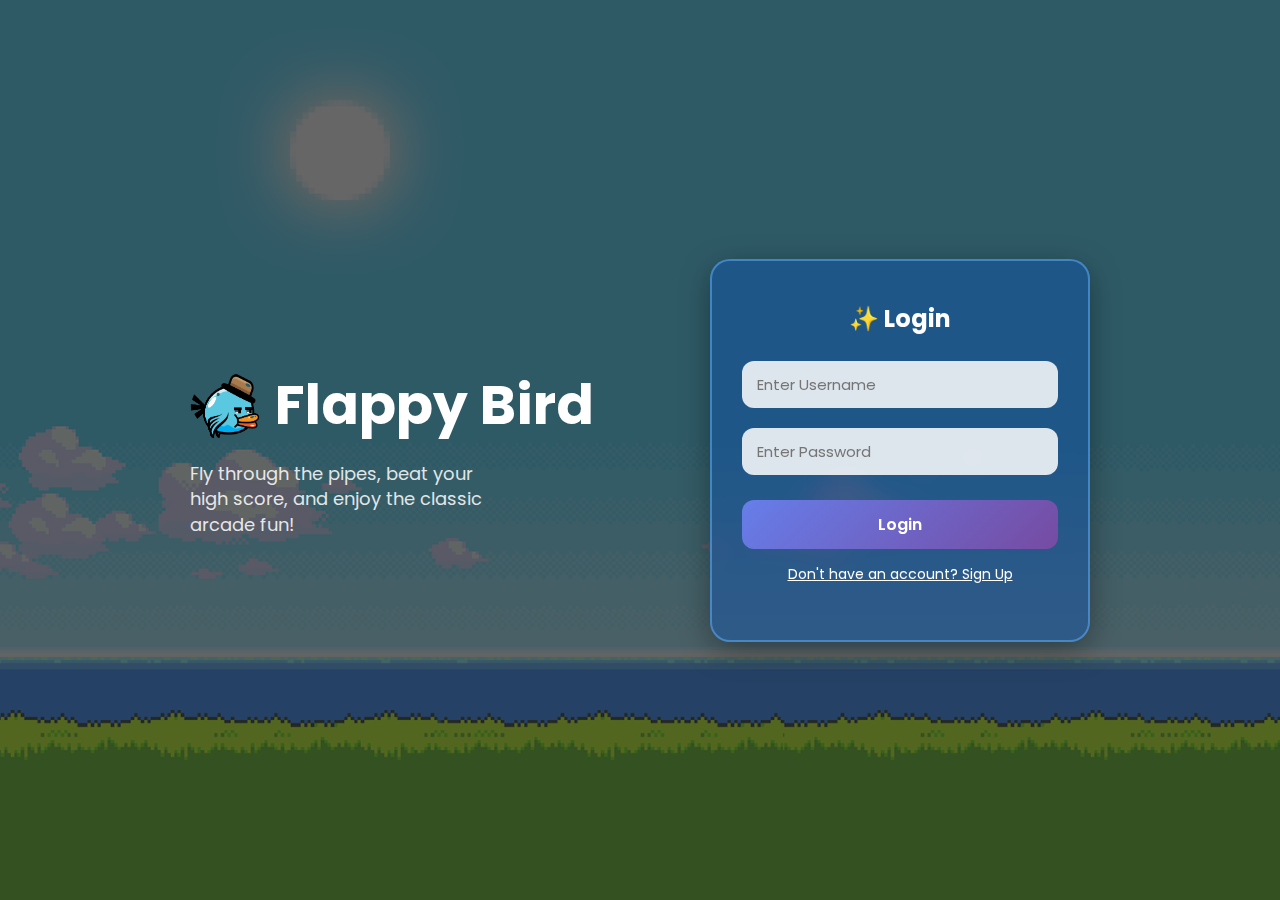
<file: index.html>
<!DOCTYPE html>
<html lang="en">
<head>
  <meta charset="UTF-8">
  <title>Flappy Bird Login</title>

  <!-- Google Font -->
  <link href="https://fonts.googleapis.com/css2?family=Poppins:wght@300;400;600&display=swap" rel="stylesheet">

  <style>
    * {
      margin: 0;
      padding: 0;
      box-sizing: border-box;
      font-family: "Poppins", sans-serif;
    }

    body {
      height: 100vh;
      display: flex;
      justify-content: center;
      align-items: center;
      background: url("images/background-img.png") no-repeat center center/cover;
      position: relative;
      overflow: hidden;
    }

    body::before {
      content: "";
      position: absolute;
      inset: 0;
      background: rgba(0, 0, 0, 0.6);
      z-index: 0;
    }

    /* Main Layout */
    .container {
      display: flex;
      width: 900px;
      max-width: 95%;
      justify-content: space-between;
      align-items: center;
      z-index: 1;
      gap: 40px;
    }

    /* LEFT SIDE GAME BRAND */
    .game-brand {
      flex: 1;
      color: white;
      text-align: left;
      animation: fadeInLeft 1s ease;
    }

    .game-brand h1 {
      font-size: 55px;
      font-weight: 700;
      display: flex;
      align-items: center;
      gap: 15px;
    }

    .game-brand img {
      width: 70px;
      height: 70px;
    }

    .game-brand p {
      margin-top: 15px;
      font-size: 18px;
      opacity: 0.85;
      max-width: 320px;
      line-height: 1.4;
    }

    /* RIGHT SIDE LOGIN BOX */
    .login-box {
      width: 380px;
      padding: 40px 30px;
      border-radius: 20px;

      /* ✅ BLUE GLASS EFFECT */
      background: rgba(0, 80, 200, 0.35);
      border: 2px solid rgba(100, 180, 255, 0.5);

      backdrop-filter: blur(12px);
      box-shadow: 0 8px 30px rgba(0, 0, 0, 0.35);
      text-align: center;
      animation: fadeIn 0.8s ease;
    }

    h2 {
      color: white;
      margin-bottom: 15px;
    }

    input {
      width: 100%;
      padding: 12px 15px;
      margin: 10px 0;
      border-radius: 12px;
      border: none;
      outline: none;
      font-size: 15px;
      background: rgba(255, 255, 255, 0.85);
    }

    button {
      width: 100%;
      padding: 12px;
      margin-top: 15px;
      border: none;
      border-radius: 12px;
      font-size: 16px;
      font-weight: 600;
      cursor: pointer;
      background: linear-gradient(135deg, #667eea, #764ba2);
      color: white;
      transition: 0.3s;
    }

    button:hover {
      transform: translateY(-2px);
      box-shadow: 0 8px 18px rgba(102, 126, 234, 0.6);
    }

    .toggle {
      margin-top: 15px;
      font-size: 14px;
      color: white;
      cursor: pointer;
      text-decoration: underline;
    }

    .message {
      margin-top: 15px;
      font-size: 14px;
      font-weight: bold;
      color: white;
    }

    /* Animations */
    @keyframes fadeIn {
      from {
        opacity: 0;
        transform: translateY(25px);
      }
      to {
        opacity: 1;
        transform: translateY(0);
      }
    }

    @keyframes fadeInLeft {
      from {
        opacity: 0;
        transform: translateX(-40px);
      }
      to {
        opacity: 1;
        transform: translateX(0);
      }
    }

    /* MOBILE RESPONSIVE */
    @media (max-width: 768px) {
      .container {
        flex-direction: column;
        text-align: center;
      }

      .game-brand {
        text-align: center;
      }

      .game-brand h1 {
        justify-content: center;
        font-size: 40px;
      }
    }
  </style>
</head>

<body>

  <div class="container">

    <!-- LEFT GAME NAME + LOGO -->
    <div class="game-brand">
      <h1>
        <img src="images/Bird-2.png" alt="Game Logo">
        Flappy Bird
      </h1>
      <p>
        Fly through the pipes, beat your high score, and enjoy the classic arcade fun!
      </p>
    </div>

    <!-- RIGHT LOGIN FORM -->
    <div class="login-box">
      <h2 id="formTitle">✨ Login</h2>

      <input type="text" id="username" placeholder="Enter Username">
      <input type="password" id="password" placeholder="Enter Password">

      <button onclick="submitForm()" id="mainBtn">Login</button>

      <p class="toggle" onclick="toggleForm()" id="toggleText">
        Don't have an account? Sign Up
      </p>

      <div class="message" id="message"></div>
    </div>

  </div>

  <script>
    let isSignup = false;

    function toggleForm() {
      isSignup = !isSignup;

      document.getElementById("formTitle").textContent =
        isSignup ? "✨ Sign Up" : "Login to Play!";

      document.getElementById("mainBtn").textContent =
        isSignup ? "Create Account" : "Login";

      document.getElementById("toggleText").textContent =
        isSignup
          ? "Already have an account? Login"
          : "Don't have an account? Sign Up";

      document.getElementById("message").textContent = "";
    }

    function submitForm() {
      const user = document.getElementById("username").value.trim();
      const pass = document.getElementById("password").value.trim();
      const message = document.getElementById("message");

      if (user === "" || pass === "") {
        message.style.color = "salmon";
        message.textContent = "Please fill in all fields!";
        return;
      }

      let accounts = JSON.parse(localStorage.getItem("accounts")) || {};

      if (isSignup) {
        if (accounts[user]) {
          message.style.color = "salmon";
          message.textContent = "Username already exists!";
        } else {
          accounts[user] = pass;
          localStorage.setItem("accounts", JSON.stringify(accounts));

          message.style.color = "lightgreen";
          message.textContent = "Account created successfully! ✅";

          setTimeout(() => toggleForm(), 1200);
        }
      } else {
        if (accounts[user] && accounts[user] === pass) {
          localStorage.setItem("loggedIn", "true");

          message.style.color = "lightgreen";
          message.textContent = "Login successful! Redirecting...";

          setTimeout(() => {
            window.location.href = "script.js";
          }, 800);
        } else {
          message.style.color = "salmon";
          message.textContent = "Invalid username or password!";
        }
      }
    }
  </script>

</body>
</html>
</file>
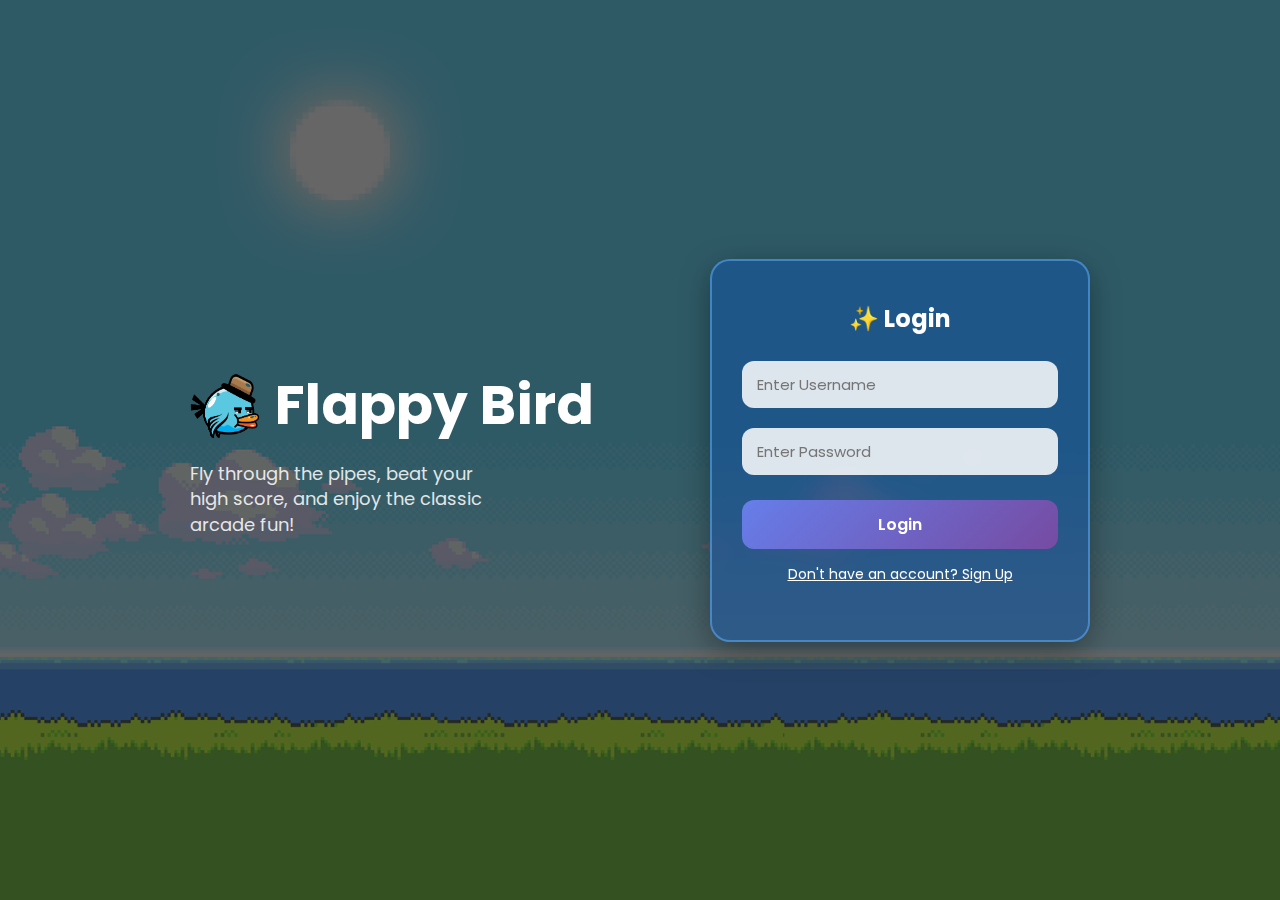
<file: login.html>
<!DOCTYPE html>
<html lang="en">
<head>
  <meta charset="UTF-8">
  <title>Flappy Bird Login</title>

  <!-- Google Font -->
  <link href="https://fonts.googleapis.com/css2?family=Poppins:wght@300;400;600&display=swap" rel="stylesheet">

  <style>
    * {
      margin: 0;
      padding: 0;
      box-sizing: border-box;
      font-family: "Poppins", sans-serif;
    }

    body {
      height: 100vh;
      display: flex;
      justify-content: center;
      align-items: center;
      background: url("images/background-img.png") no-repeat center center/cover;
      position: relative;
      overflow: hidden;
    }

    body::before {
      content: "";
      position: absolute;
      inset: 0;
      background: rgba(0, 0, 0, 0.6);
      z-index: 0;
    }

    /* Main Layout */
    .container {
      display: flex;
      width: 900px;
      max-width: 95%;
      justify-content: space-between;
      align-items: center;
      z-index: 1;
      gap: 40px;
    }

    /* LEFT SIDE GAME BRAND */
    .game-brand {
      flex: 1;
      color: white;
      text-align: left;
      animation: fadeInLeft 1s ease;
    }

    .game-brand h1 {
      font-size: 55px;
      font-weight: 700;
      display: flex;
      align-items: center;
      gap: 15px;
    }

    .game-brand img {
      width: 70px;
      height: 70px;
    }

    .game-brand p {
      margin-top: 15px;
      font-size: 18px;
      opacity: 0.85;
      max-width: 320px;
      line-height: 1.4;
    }

    /* RIGHT SIDE LOGIN BOX */
    .login-box {
      width: 380px;
      padding: 40px 30px;
      border-radius: 20px;

      /* ✅ BLUE GLASS EFFECT */
      background: rgba(0, 80, 200, 0.35);
      border: 2px solid rgba(100, 180, 255, 0.5);

      backdrop-filter: blur(12px);
      box-shadow: 0 8px 30px rgba(0, 0, 0, 0.35);
      text-align: center;
      animation: fadeIn 0.8s ease;
    }

    h2 {
      color: white;
      margin-bottom: 15px;
    }

    input {
      width: 100%;
      padding: 12px 15px;
      margin: 10px 0;
      border-radius: 12px;
      border: none;
      outline: none;
      font-size: 15px;
      background: rgba(255, 255, 255, 0.85);
    }

    button {
      width: 100%;
      padding: 12px;
      margin-top: 15px;
      border: none;
      border-radius: 12px;
      font-size: 16px;
      font-weight: 600;
      cursor: pointer;
      background: linear-gradient(135deg, #667eea, #764ba2);
      color: white;
      transition: 0.3s;
    }

    button:hover {
      transform: translateY(-2px);
      box-shadow: 0 8px 18px rgba(102, 126, 234, 0.6);
    }

    .toggle {
      margin-top: 15px;
      font-size: 14px;
      color: white;
      cursor: pointer;
      text-decoration: underline;
    }

    .message {
      margin-top: 15px;
      font-size: 14px;
      font-weight: bold;
      color: white;
    }

    /* Animations */
    @keyframes fadeIn {
      from {
        opacity: 0;
        transform: translateY(25px);
      }
      to {
        opacity: 1;
        transform: translateY(0);
      }
    }

    @keyframes fadeInLeft {
      from {
        opacity: 0;
        transform: translateX(-40px);
      }
      to {
        opacity: 1;
        transform: translateX(0);
      }
    }

    /* MOBILE RESPONSIVE */
    @media (max-width: 768px) {
      .container {
        flex-direction: column;
        text-align: center;
      }

      .game-brand {
        text-align: center;
      }

      .game-brand h1 {
        justify-content: center;
        font-size: 40px;
      }
    }
  </style>
</head>

<body>

  <div class="container">

    <!-- LEFT GAME NAME + LOGO -->
    <div class="game-brand">
      <h1>
        <img src="images/Bird-2.png" alt="Game Logo">
        Flappy Bird
      </h1>
      <p>
        Fly through the pipes, beat your high score, and enjoy the classic arcade fun!
      </p>
    </div>

    <!-- RIGHT LOGIN FORM -->
    <div class="login-box">
      <h2 id="formTitle">✨ Login</h2>

      <input type="text" id="username" placeholder="Enter Username">
      <input type="password" id="password" placeholder="Enter Password">

      <button onclick="submitForm()" id="mainBtn">Login</button>

      <p class="toggle" onclick="toggleForm()" id="toggleText">
        Don't have an account? Sign Up
      </p>

      <div class="message" id="message"></div>
    </div>

  </div>

  <script>
    let isSignup = false;

    function toggleForm() {
      isSignup = !isSignup;

      document.getElementById("formTitle").textContent =
        isSignup ? "✨ Sign Up" : "Login to Play!";

      document.getElementById("mainBtn").textContent =
        isSignup ? "Create Account" : "Login";

      document.getElementById("toggleText").textContent =
        isSignup
          ? "Already have an account? Login"
          : "Don't have an account? Sign Up";

      document.getElementById("message").textContent = "";
    }

    function submitForm() {
      const user = document.getElementById("username").value.trim();
      const pass = document.getElementById("password").value.trim();
      const message = document.getElementById("message");

      if (user === "" || pass === "") {
        message.style.color = "salmon";
        message.textContent = "Please fill in all fields!";
        return;
      }

      let accounts = JSON.parse(localStorage.getItem("accounts")) || {};

      if (isSignup) {
        if (accounts[user]) {
          message.style.color = "salmon";
          message.textContent = "Username already exists!";
        } else {
          accounts[user] = pass;
          localStorage.setItem("accounts", JSON.stringify(accounts));

          message.style.color = "lightgreen";
          message.textContent = "Account created successfully! ✅";

          setTimeout(() => toggleForm(), 1200);
        }
      } else {
        if (accounts[user] && accounts[user] === pass) {
          localStorage.setItem("loggedIn", "true");

          message.style.color = "lightgreen";
          message.textContent = "Login successful! Redirecting...";

          setTimeout(() => {
            window.location.href = "index.html";
          }, 800);
        } else {
          message.style.color = "salmon";
          message.textContent = "Invalid username or password!";
        }
      }
    }
  </script>

</body>
</html>
</file>
